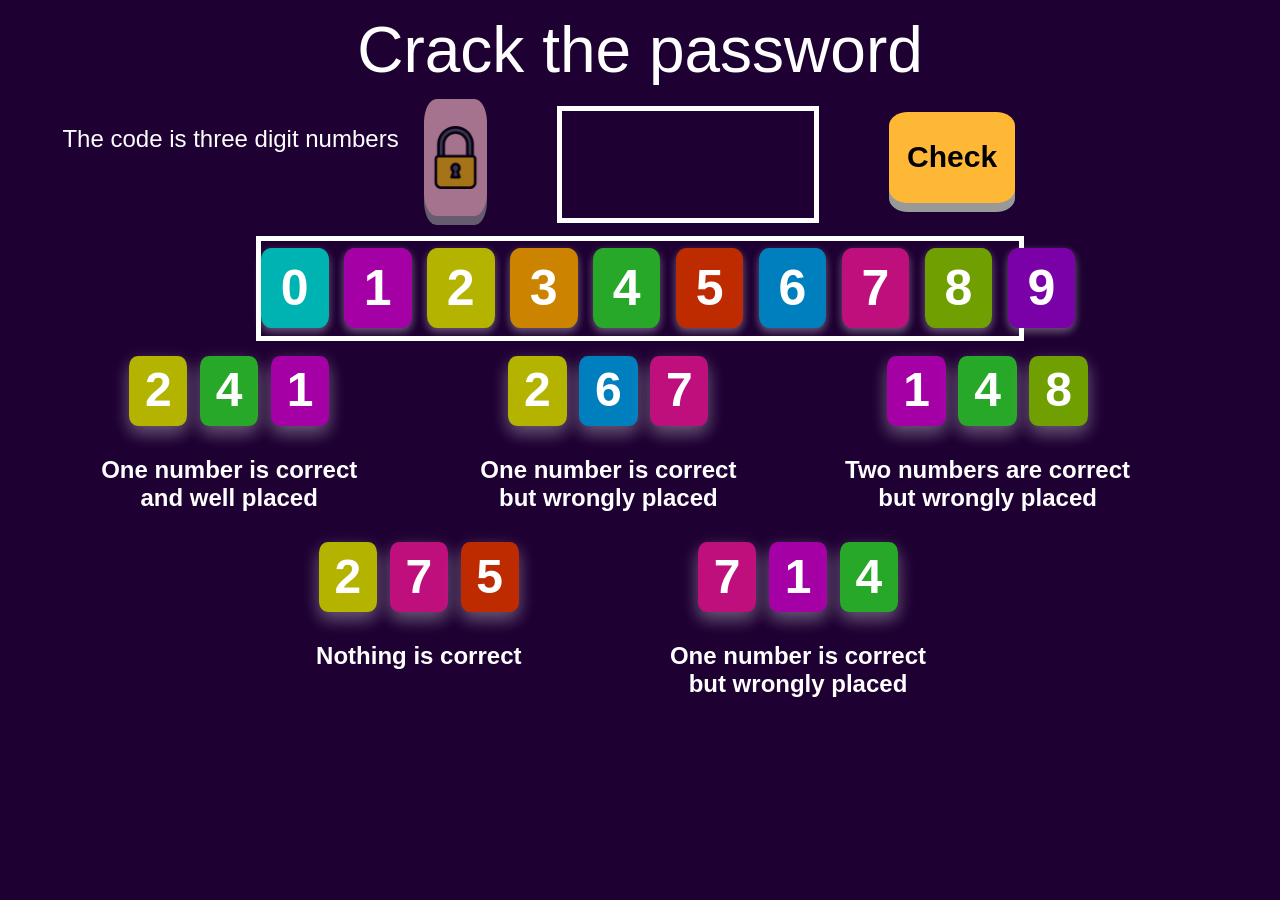
<file: Crack_code/index.html>
<!DOCTYPE html>
<html lang="en">
<head>
    <meta charset="UTF-8">
    <meta name="viewport" content="width=device-width, initial-scale=1.0">
    <title>Crack code game</title>
    <link rel="stylesheet" href="crack.css">
    <link rel="stylesheet" href="crack_panel.css">
    
</head>
<body>
    <header>
        Crack the password
    </header>
    <section>
        <div class="container">
            <div class="small_container">
                <div class="small_container_text" id="guiding_text">The code is three digit numbers</div>
                <button class="lock_button disabled" id="lock_button" disabled> lock button </button>
                <div id="top">
                    
                </div>
                <button class="check_button" id="check">Check</button>

            </div>
            <div id="bottom">
                <div class="list colour-div" draggable="true" id="10"></div>
                <div class="list colour-div" draggable="true" id="11"></div>
                <div class="list colour-div" draggable="true" id="12"></div>
                <div class="list colour-div" draggable="true" id="13"></div>
                <div class="list colour-div" draggable="true" id="14"></div>
                <div class="list colour-div" draggable="true" id="15"></div>
                <div class="list colour-div" draggable="true" id="16"></div>
                <div class="list colour-div" draggable="true" id="17"></div>
                <div class="list colour-div" draggable="true" id="18"></div>
                <div class="list colour-div" draggable="true" id="19"></div>
            </div>
        </div>
    </section>
    <section class="first_row">
        <div class="column">
            <div class="flex-container">
                <div class="colour-div" id="211"></div>
                <div class="colour-div" id="212"></div>
                <div class="colour-div" id="213"></div>
            </div>
            <p id="21"></p>
        </div>
        <div class="column">
            <div class="overlay" id="overlay"></div>
            <div class="popup" id = "popup1">
                <img src="./images/404-tick.png">
                <h2>You did great</h2>
                <p>You guessed the code <br> Congratulations</p>
                <button type="button" id="closePopup1">OK</button>
            </div>
            <div class="popup2" id = "popup2">
                <img src="./images/404-tack.jpg">
                <h2>You lost :&#40;</h2>
                <h3 id="right_code"></h3>
                <p>Was the right combination</p>
                <button type="button" id="closePopup2">OK</button>
            </div>
            <div class="flex-container">
                <div class="colour-div" id="221"></div>
                <div class="colour-div" id="222"></div>
                <div class="colour-div" id="223"></div>
            </div>
            <p id="22"></p>
        </div>
        <div class="column">
            <div class="flex-container">
                <div class="colour-div" id="231"></div>
                <div class="colour-div" id="232"></div>
                <div class="colour-div" id="233"></div>
            </div>
            <p id="23"></p>
        </div>
    </section>
    <section class="first_row">
        <div class="column bot_left">
            <div class="flex-container">
                <div class="colour-div" id="311"></div>
                <div class="colour-div" id="312"></div>
                <div class="colour-div" id="313"></div>
            </div>
            <p id="31"></p>
        </div>
        <div class="column">
            <div class="flex-container">
                <div class="colour-div" id="321"></div>
                <div class="colour-div" id="322"></div>
                <div class="colour-div" id="323"></div>
            </div>
            <p id="32"></p>
        </div>
    </div>
</section>
</body>
<!-- <script src="allJS/crack_box.js" type="module"></script> -->
<script src="allJS/main.js" type="module"></script>
<script src = "allJS/pop_up_window.js" type="module"></script>
<!-- <script src="allJS/crack.js"></script> -->
</html>
</file>
<file: Crack_code/crack.css>
body{
    background-color: rgb(30, 1, 50);
    color: white;
    font-family: 'Segoe UI', Tahoma, Geneva, Verdana, sans-serif;
}

header{
    text-align: center;
    font-size: 400%;
    margin-top: 1%;
    margin-bottom: 1%;
}



section.first_row div{
    text-align: center;
}

.column{
    height: 100%;
    float: left;
    width: 25%;
    margin-left: 5%;
}

.bot_left{
    margin-left: 20%;
}

.column p{
    font-size: 150%;
    text-align: center;
    font-weight: bold;
}

.flex-container{
    display: flex;
    justify-content: center;
}

.flex-container > div {
    margin: 2%;
    padding: 5%; /* Increase padding to make the boxes larger */
    font-size: 300%;
    font-weight: 600; 
    line-height: 0.8em; /* Move the number up within the box */
    font-family: 'Segoe UI', Tahoma, Geneva, Verdana, sans-serif;
    display: flex;
    align-items: flex-start; /* Align number towards the top */
    justify-content: center;
    border-radius: 15%;
    box-shadow: 0 8px 16px 0 rgba(255, 255, 255, 0.2), 0 6px 20px 0 rgba(255, 255, 255, 0.19);

}

.second{
    margin-left: 15%;
}


.first_row::after{
    content: "";
    display: table;
    clear: both;
}




/* Pop up window */
/* First */
.popup{
    width: 15%;
    height: 35%;
    background: rgb(16, 62, 136);
    border-radius: 6px;
    position: absolute;
    top: 0%;
    left: 50%;
    transform: translate(-50%, -50%) scale(0.1);
    text-align: center;
    padding: 0 30px 30px;
    border: solid;
    color: #66c942; 
    visibility: hidden;
    transition: transform 0.4s, top 0.4s;
    z-index: 2;
}

.popup img{
    width: 40%;
    margin: -10%;
    border-radius: 50%;
    box-shadow: 0 2px 5px rgba(0,0,0, 0.2);

}

.popup h2{
    font-size: 200%;
    font-weight:bolder;
    margin:  10% 0%;
}

.popup p{
    font-size: 130%;
}

.popup button{
    width: 100%;
    margin-top: 10%;
    padding: 10px 0;
    background: #6fd649;
    color: white;
    border: 0;
    outline: none;
    font-size: 18px;
    border-radius: 4px;
    cursor: pointer;
    box-shadow: 0 5px 5px rgba(0,0,0, 0.2);
}

.popup button:hover{
    background-color: #48c11b;
}

.popup button:active{
    background-color: #369f10;
}



.open-popup{
    visibility: visible;
    top: 50%;
    transform: translate(-50%, -50%) scale(1);
}



.overlay {
    position: fixed;
    top: 0;
    left: 0;
    width: 100%;
    height: 100%;
    background-color: rgba(0, 0, 0, 0.5); /* Darken effect */
    display: none; /* Initially hidden */
    z-index: 1; /* Make sure it’s behind the popup */
}


/* Popup 2 */

.popup2{
    color: rgb(202, 6, 6);
    width: 15%;
    height: 40%;
    background: rgb(16, 62, 136);
    border-radius: 6px;
    border: solid;
    position: absolute;
    top: 0%;
    left: 50%;
    text-align: center;
    padding: 0 30px 30px;
    z-index: 2;
    transform: translate(-50%, -50%) scale(0.1);
    visibility: hidden;
    transition: transform 0.4s, top 0.4s;
}

.popup2 img{
    width: 40%;
    margin: -10%;
    border-radius: 50%;
    box-shadow: 0 2px 5px rgba(158, 158, 158, 0.2);

}

.popup2 h2{
    font-size: 200%;
    font-weight:bolder;
    margin-bottom: 5%;
}

.popup2 h3{
    color: white;
    font-size: 200%;
    margin-top: 0;
    margin-bottom: 5%;
}
.popup2 p{
    margin-top: 0;
    font-size: 130%;
}

.popup2 button{
    width: 100%;
    padding: 10px 0;
    background: rgb(202, 6, 6);
    color: white;
    border: 0;
    outline: none;
    font-size: 18px;
    border-radius: 4px;
    cursor: pointer;
    font-weight: 600;
    box-shadow: 0 5px 5px rgba(158, 158, 158, 0.2);
}

.popup2 button:hover{
    background-color: rgb(176, 4, 4);
}

.popup2 button:active{
    background-color: rgb(141, 4, 4);
}


.open-popup2{
    visibility: visible;
    top: 50%;
    transform: translate(-50%, -50%) scale(1);
}
</file>
<file: Crack_code/crack_panel.css>
.container{
    /* background-color: rgb(71, 39, 213); */
    width: 100%;
    height: 250px;
    display: flex;
    /* justify-content: center; */
    flex-direction: column;
    align-items: center;
}


.small_container{
    /* background-color: rgb(96, 81, 162); */
    width: 100%;
    height: 130px;
    display: flex;
    flex-direction: row;
    justify-content: center;
    align-items: stretch;
}


.small_container_text{
    margin-top: 2%;
    margin-right: 2%;
    font-size: 24px;
    margin-left: 2%;
}

.lock_button{
    width: 5%;
    background-image: url("./images/lock.png");
    background-color: #ffc0cb;
    background-size: 100%;
    background-position: center;
    height: 90%;
    text-indent: -99999999px;
    border: none;
    background-repeat: no-repeat;
    border-radius: 20%;
    cursor: pointer;
    box-shadow: 0 9px #999;
    border: none;
    margin-right:5%;
    
}

.disabled {
    opacity: 0.6;
    cursor: not-allowed;
}

.lock_button:hover{
    background-color: #fea5b4;
}

.lock_button:active{
    background-color: #f960c3;
    box-shadow: 0 5px #666;
    transform: translateY(4px);
}
.check_button{
    width: 10%;
    height: 70%;
    margin-top: 1%;
    margin-bottom: 1%;
    font-size: 30px;
    font-weight: 600;
    border-radius: 15%;
    background-color: rgb(255, 184, 53);
    outline: none;
    cursor: pointer;
    box-shadow: 0 9px #999;
    border: none;
    margin-left: 5%;
    margin-right: 18%;
}

.check_button:hover{
    background-color: rgb(255, 166, 0);
}

.check_button:active{
    background-color: rgb(255, 135, 36);
    box-shadow: 0 5px #666;
    transform: translateY(4px);
}


#top{
    width: 20%;
    min-height: 38%;
    margin: 0.5%;
    border: 5px solid white;
    align-items: center;
    flex-direction: row;
    display: flex;
    justify-content: space-evenly;
}

#bottom{
    width: 60%;
    min-height: 38%;
    margin: 0.5%;
    border: 5px solid white;
    align-items: center;
    flex-direction: row;
    display: flex;
    justify-content: space-evenly;
}


.list{
    font-size: 50px;
    font-weight: 600; 
    margin-right: 2%;
    padding: 20px;
    line-height: 0.8em;
    box-shadow: 0 4px 8px 0 rgba(255, 255, 255, 0.2), 0 3px 10px 0 rgba(255, 255, 255, 0.19);
    border-radius: 15%;
    cursor: grab;
}

.first_one{
    margin-left: 2%;
}
</file>
